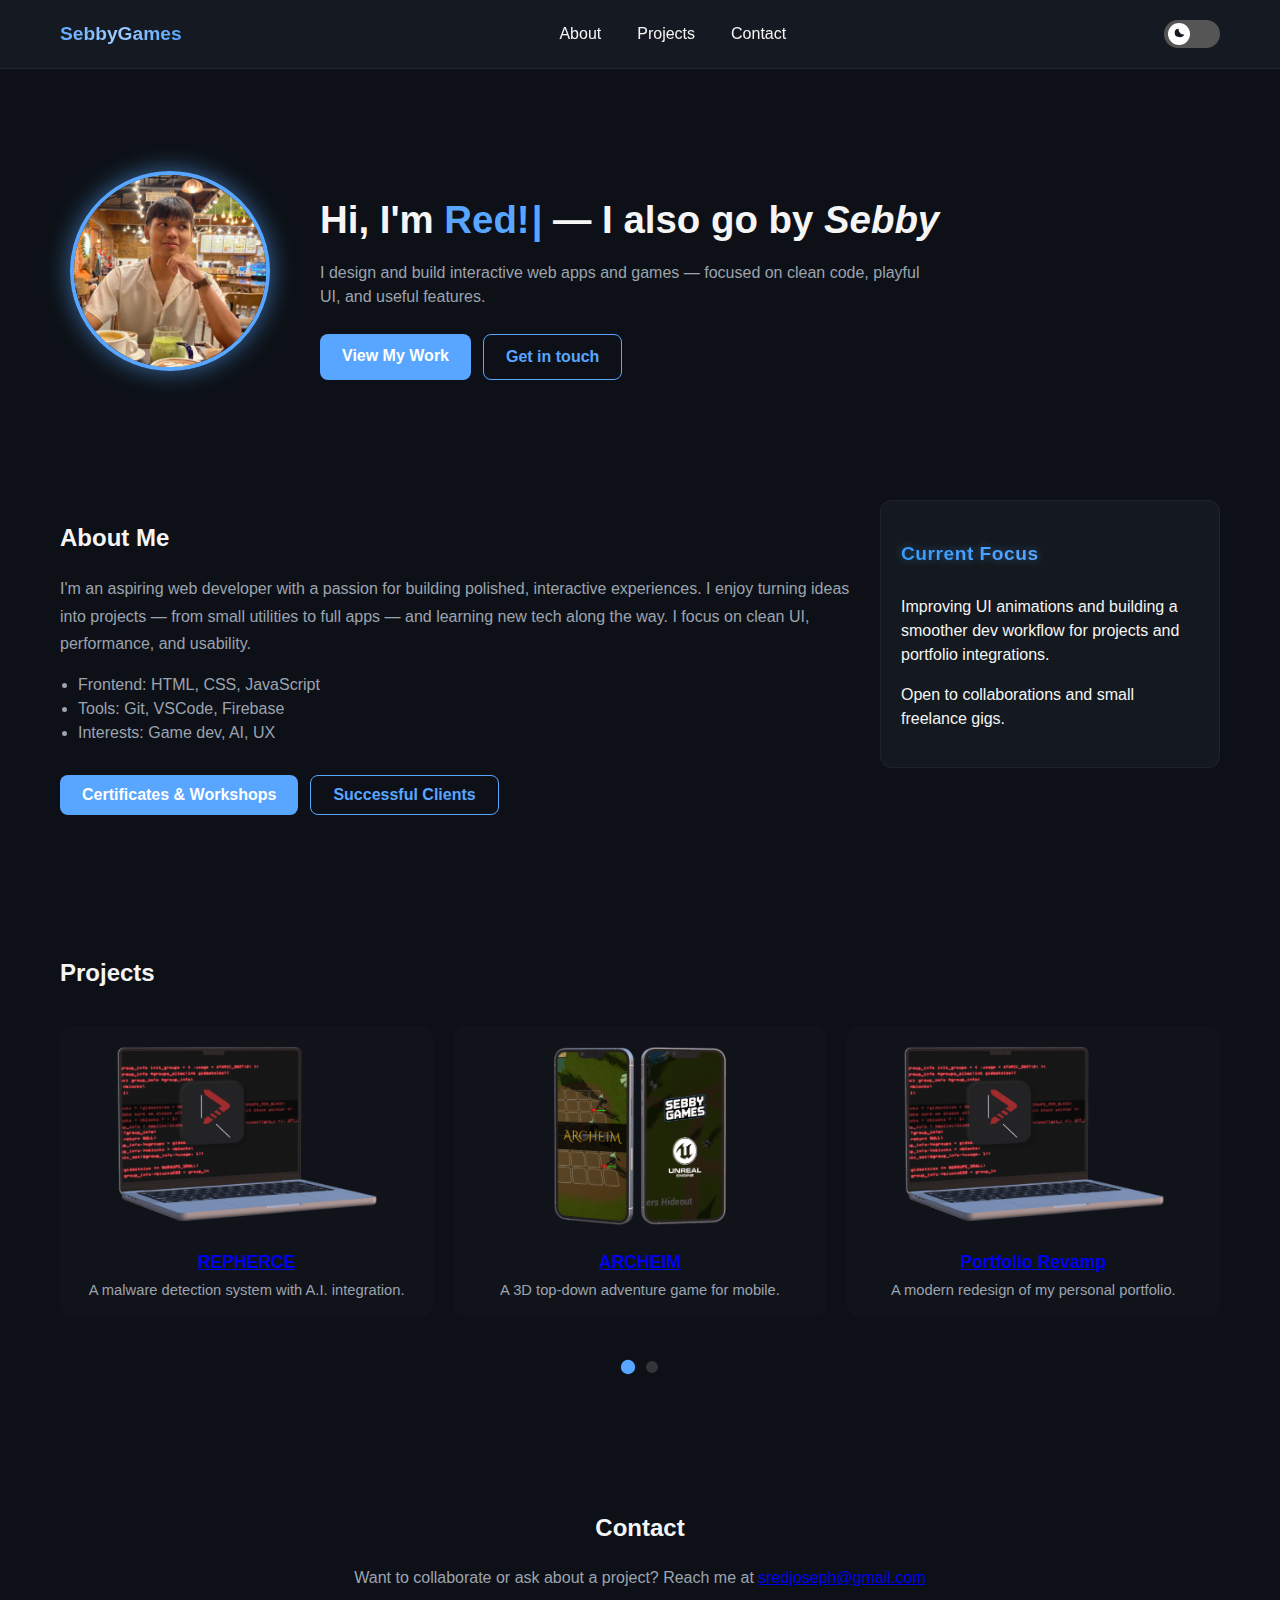
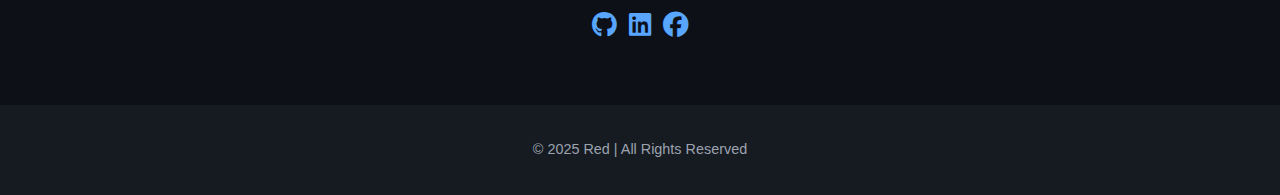
<file: index.html>
<!DOCTYPE html>
<html lang="en">
<head>
  <meta charset="utf-8" />
  <meta name="viewport" content="width=device-width,initial-scale=1" />
  <title>Sebastian, RJ - Portfolio</title>
  <link rel="stylesheet" href="main.css" />
  <link
    rel="stylesheet"
    href="https://cdnjs.cloudflare.com/ajax/libs/font-awesome/6.5.0/css/all.min.css"
  />
</head>
<body>
  <header>
    <nav class="navbar">
      <div class="logo shimmer-logo">SebbyGames</div>

      <div class="nav-actions">
        <div class="theme-switch">
          <input type="checkbox" id="themeToggle" />
          <label for="themeToggle" class="switch">
            <span>
              <!-- Moon Icon -->
              <svg class="moon-icon" viewBox="0 0 24 24">
                <path
                  d="M21 12.79A9 9 0 0111.21 3 7 7 0 0012 17a7 7 0 009-4.21z"
                />
              </svg>

              <!-- Sun Icon -->
              <svg class="sun-icon" viewBox="0 0 24 24">
                <circle cx="12" cy="12" r="5"/>
                <line x1="12" y1="1" x2="12" y2="3"/>
                <line x1="12" y1="21" x2="12" y2="23"/>
                <line x1="4.22" y1="4.22" x2="5.64" y2="5.64"/>
                <line x1="18.36" y1="18.36" x2="19.78" y2="19.78"/>
                <line x1="1" y1="12" x2="3" y2="12"/>
                <line x1="21" y1="12" x2="23" y2="12"/>
                <line x1="4.22" y1="19.78" x2="5.64" y2="18.36"/>
                <line x1="18.36" y1="5.64" x2="19.78" y2="4.22"/>
              </svg>
            </span>
          </label>
        </div>


        <div class="menu-toggle" id="menuToggle">☰</div>
      </div>

      <ul class="nav-links" id="navLinks">
        <li><a href="#about">About</a></li>
        <li><a href="#projects">Projects</a></li>
        <li><a href="#contact">Contact</a></li>
      </ul>
    </nav>
  </header>

  <main>
    <section class="hero">
      <div class="hero-inner">
        <div class="hero-left">
          <img src="src/profile-photo.jpg" alt="Profile Photo" class="profile-pic" />
        </div>

        <div class="hero-right">
          <h1 id="introText">
            Hi, I'm <span class="highlight" id="nameText">Red!</span>
            <span class="muted"> — I also go by <em class="alt-name shimmer">Sebby</em></span>
          </h1>

          <p class="lead">
            I design and build interactive web apps and games — focused on clean code,
            playful UI, and useful features.
          </p>

          <div class="hero-cta">
            <a href="#projects" class="btn">View My Work</a>
            <a href="#contact" class="btn btn-ghost">Get in touch</a>
          </div>
        </div>
      </div>
    </section>

    <section id="about" class="content-section about-section">
      <div class="about-inner">
        <div class="about-left">
          <h2>About Me</h2>
          <p class="about-text">
            I'm an aspiring web developer with a passion for building polished, interactive
            experiences. I enjoy turning ideas into projects — from small utilities to
            full apps — and learning new tech along the way. I focus on clean UI, performance,
            and usability.
          </p>
          <ul class="about-list">
            <li>Frontend: HTML, CSS, JavaScript</li>
            <li>Tools: Git, VSCode, Firebase</li>
            <li>Interests: Game dev, AI, UX</li>
          </ul>

          <!-- ===== About Buttons ===== -->
          <div class="about-buttons">
            <button class="btn" id="certificatesBtn">Certificates & Workshops</button>
            <button class="btn btn-ghost" id="clientsBtn">Successful Clients</button>
          </div>
        </div>

        <div class="about-right">
          <div class="card accent-card">
            <h3>Current Focus</h3>
            <p>Improving UI animations and building a smoother dev workflow for projects and portfolio integrations.</p>
            <p class="small">Open to collaborations and small freelance gigs.</p>
          </div>
        </div>
      </div>
    </section>

    <!-- ===== Modals ===== -->
    <!-- Certificates Modal -->
    <div id="certificatesModal" class="modal">
      <div class="modal-content">
        <span class="close-btn">&times;</span>
        <h2>Certificates & Workshops</h2>

        <div class="certificates-grid">
          <div class="certificate-card">
            <img src="src/cert1.jpg" alt="Certificate 1" />
            <h3>Cybersecurity Framework</h3>
            <p>Completed an intensive 20 hours training about Cybersecurity incidents and threats analysis.</p>
          </div>

          <div class="certificate-card">
            <img src="src/cert2.jpg" alt="Certificate 2" />
            <h3>Cybersecurity for Everyone</h3>
            <p>Participated in my college' Cybersecurity guidelines & practices seminar.</p>
          </div>

          <div class="certificate-card">
            <img src="src/cert3.jpg" alt="Certificate 3" />
            <h3>5G Mobile Networks</h3>
            <p>Participated in USAID online training on Advancing Open RAN in ASIA about 5G Networks.</p>
          </div>

          <div class="certificate-card">
            <img src="src/cert3.jpg" alt="Certificate 3" />
            <h3>5G Mobile Networks</h3>
            <p>Participated in USAID online training on Advancing Open RAN in ASIA about 5G Networks.</p>
          </div>

          <div class="certificate-card">
            <img src="src/cert3.jpg" alt="Certificate 3" />
            <h3>5G Mobile Networks</h3>
            <p>Participated in USAID online training on Advancing Open RAN in ASIA about 5G Networks.</p>
          </div>

          <div class="certificate-card">
            <img src="src/cert3.jpg" alt="Certificate 3" />
            <h3>5G Mobile Networks</h3>
            <p>Participated in USAID online training on Advancing Open RAN in ASIA about 5G Networks.</p>
          </div>
        </div>
      </div>
    </div>

    <div class="modal" id="clientsModal">
      <div class="modal-content">
        <span class="close-btn">&times;</span>
        <h3>Successful Clients</h3>
        <p>Coming soon — showcase your collaborations and client success stories here!</p>
      </div>
    </div>

    <section id="projects" class="content-section">
      <h2>Projects</h2>

      <div class="projects-carousel">
        <button class="carousel-btn prev" aria-label="Previous">&#10094;</button>

        <div class="projects-wrapper">
          <div class="projects-track">
            <div class="project-card">
              <img src="src/project1.png" alt="Project 1" class="project-image" />
              <h3><a href="#" class="project-link">REPHERCE</a></h3>
              <p>A malware detection system with A.I. integration.</p>
            </div>

            <div class="project-card">
              <img src="src/project2.png" alt="Project 2" class="project-image" />
              <h3><a href="#" class="project-link">ARCHEIM</a></h3>
              <p>A 3D top-down adventure game for mobile.</p>
            </div>

            <div class="project-card">
              <img src="src/project1.png" alt="Project 3" class="project-image" />
              <h3><a href="#" class="project-link">Portfolio Revamp</a></h3>
              <p>A modern redesign of my personal portfolio.</p>
            </div>

            <div class="project-card">
              <img src="src/project1.png" alt="Project 4" class="project-image" />
              <h3><a href="#" class="project-link">Task Tracker</a></h3>
              <p>A web app to organize tasks and track progress.</p>
            </div>

            <div class="project-card">
              <img src="src/project1.png" alt="Project 5" class="project-image" />
              <h3><a href="#" class="project-link">WeatherNow</a></h3>
              <p>A real-time weather forecasting dashboard.</p>
            </div>

            <div class="project-card">
              <img src="src/project1.png" alt="Project 6" class="project-image" />
              <h3><a href="#" class="project-link">Inventory System</a></h3>
              <p>A smart inventory management system for labs.</p>
            </div>
          </div>
        </div>

        <button class="carousel-btn next" aria-label="Next">&#10095;</button>
      </div>

      <div class="carousel-indicators" id="carouselIndicators" role="tablist" aria-label="Project pages"></div>
    </section>

    <section id="contact" class="content-section contact-section">
      <h2>Contact</h2>
      <p class="contact-text">
        Want to collaborate or ask about a project? Reach me at
        <a href="mailto:sredjoseph@gmail.com">sredjoseph@gmail.com</a>
      </p>
      <div class="socials">
        <a href="https://github.com/Reddjoseph" target="_blank" rel="noopener" aria-label="GitHub">
          <i class="fab fa-github"></i>
        </a>
        <a href="https://www.linkedin.com/in/sebastianred/" target="_blank" rel="noopener" aria-label="LinkedIn">
          <i class="fab fa-linkedin"></i>
        </a>
        <a href="https://www.facebook.com/RjSbstn/" target="_blank" rel="noopener" aria-label="Facebook">
          <i class="fab fa-facebook"></i>
        </a>
      </div>
    </section>
  </main>

  <footer>
    <p>© 2025 Red | All Rights Reserved</p>
  </footer>

  <script src="main.js"></script>
</body>
</html>
</file>
<file: main.css>
/* ========== Variables ========== */
:root {
  --bg-color: #0d1117;
  --text-color: #f5f5f5;
  --accent-color: #58a6ff;
  --card-bg: #161b22;
  --muted-color: #9ca3af;
  --max-width: 1200px;
}

body.light-mode {
  --bg-color: #f5f5f5;
  --text-color: #0d1117;
  --accent-color: #1f6feb;
  --card-bg: #ffffff;
  --muted-color: #4b5563;
  --navbar-bg: #e9ecef;
}

/* ========== Base ========== */
* { box-sizing: border-box; }

body {
  margin: 0;
  font-family: "Poppins", sans-serif;
  color: var(--text-color);
  background: var(--bg-color);
  transition: background 0.4s ease, color 0.4s ease;
  line-height: 1.5;
  scroll-behavior: smooth;
}

/* ========== Buttons (Hero CTA) ========== */
.btn {
  padding: 10px 22px;
  background: var(--accent-color);
  color: #fff;
  border: none;
  border-radius: 8px;
  font-weight: 600;
  text-decoration: none;
  font-size: 1rem;
  transition: background 0.3s ease, transform 0.25s ease, box-shadow 0.25s ease;
  display: inline-block;
}

.btn:hover {
  background: color-mix(in srgb, var(--accent-color) 80%, #1f6feb);
  transform: translateY(-2px);
  box-shadow: 0 6px 16px color-mix(in srgb, var(--accent-color) 45%, transparent);
}

.btn-ghost {
  background: transparent;
  border: 1.8px solid var(--accent-color);
  color: var(--accent-color);
  font-weight: 600;
}

.btn-ghost:hover {
  background: var(--accent-color);
  color: #fff;
  box-shadow: 0 6px 16px color-mix(in srgb, var(--accent-color) 45%, transparent);
}

@media (max-width: 768px) {
  .hero-cta {
    justify-content: center;
  }
  .btn {
    width: 100%;
    text-align: center;
  }
}

/* ========== Navbar ========== */
header {
  position: sticky;
  top: 0;
  z-index: 1000;
  background: color-mix(in srgb, var(--card-bg) 90%, transparent);
  backdrop-filter: blur(10px);
  border-bottom: 1px solid rgba(255,255,255,0.06);
}

body.light-mode header {
  background: var(--navbar-bg);
  border-bottom: 1px solid rgba(0,0,0,0.06);
}

.navbar {
  max-width: var(--max-width);
  margin: 0 auto;
  display: flex;
  align-items: center;
  gap: 16px;
  padding: 12px 20px;
  position: relative;
  justify-content: space-between;
}

.logo {
  order: 1;
  font-weight: 700;
  font-size: 1.2rem;
}

.nav-links {
  order: 2;
  display: flex;
  gap: 20px;
  flex: 1 1 auto;
  justify-content: center;
  align-items: center;
  margin: 0;
  padding: 0;
  list-style: none;
  transition: all 0.25s ease;
}

.nav-links li { list-style: none; }

.nav-links li a {
  text-decoration: none;
  color: var(--text-color);
  transition: color 0.25s ease, background 0.25s ease;
  padding: 6px 8px;
  display: inline-block;
  border-radius: 6px;
}

.nav-links li a:hover {
  color: var(--accent-color);
  background: color-mix(in srgb, var(--accent-color) 10%, transparent);
}

.nav-actions {
  order: 3;
  display: flex;
  align-items: center;
  gap: 12px;
  margin-left: 0;
}

.theme-switch {
  display: flex;
  align-items: center;
  justify-content: center;
  height: 44px;
}

/* ========== Theme Toggle Switch (SVG Sun/Moon Icons - Navbar Color Match) ========== */
.theme-switch {
  display: flex;
  align-items: center;
  justify-content: center;
  height: 44px;
}

.switch {
  position: relative;
  display: inline-block;
  width: 56px;
  height: 28px;
  background: #555;
  border-radius: 34px;
  cursor: pointer;
  transition: background 0.3s ease;
  overflow: hidden;
}

.switch span {
  position: absolute;
  top: 50%;
  left: 4px;
  transform: translateY(-50%);
  width: 22px;
  height: 22px;
  background: #fff;
  border-radius: 50%;
  transition: transform 0.35s ease, background 0.3s ease;
  display: flex;
  align-items: center;
  justify-content: center;
}

/* ====== SVG ICONS ====== */
.switch svg {
  width: 14px;
  height: 14px;
  transition: opacity 0.3s ease, transform 0.4s ease;
  position: absolute;
}

/* Moon icon (Default theme) */
.switch .moon-icon {
  opacity: 1;
  fill: var(--navbar-bg, #161b22); 
}

/* Sun icon */
.switch .sun-icon {
  opacity: 0;
  fill: #ffcc33;
  transform: scale(0.7);
}

/* Light mode overrides */
body.light-mode .switch .moon-icon {
  fill: var(--navbar-bg, #e9ecef);
}

/* show sun, hide moon */
#themeToggle:checked + .switch {
  background: var(--accent-color);
}

#themeToggle:checked + .switch span {
  transform: translate(28px, -50%);
}

#themeToggle:checked + .switch .moon-icon {
  opacity: 0;
  transform: scale(0.7);
}

#themeToggle:checked + .switch .sun-icon {
  opacity: 1;
  transform: scale(1);
}

#themeToggle {
  display: none;
}

/* end theme switch */

/* fallback initial switch visuals (keeps behavior identical) */
#themeToggle:not(:checked) + .switch::before {
  opacity: 1;
  transform: translateY(-50%) rotate(0) scale(1);
}
#themeToggle:not(:checked) + .switch::after {
  opacity: 0;
  transform: translateY(-50%) rotate(0) scale(0.9);
}

.menu-toggle {
  display: none;
  cursor: pointer;
  font-size: 20px;
  line-height: 1;
  width: 34px;
  height: 34px;
  display: inline-flex;
  align-items: center;
  justify-content: center;
  border-radius: 6px;
  transition: transform 0.28s ease, opacity 0.28s ease;
  background: transparent;
  color: var(--text-color);
}

.menu-toggle.open { transform: rotate(90deg); }

@media (max-width: 768px) {
  .navbar {
    justify-content: space-between;
  }

  .nav-links {
    position: absolute;
    top: 60px;
    right: 16px;
    width: 220px;
    flex-direction: column;
    gap: 8px;
    background: color-mix(in srgb, var(--card-bg) 92%, transparent);
    backdrop-filter: blur(8px);
    border-radius: 10px;
    padding: 12px 8px;
    box-shadow: 0 6px 20px rgba(0,0,0,0.35);
    opacity: 0;
    transform: translateY(-6px) scale(0.98);
    pointer-events: none;
    transition: opacity 0.22s ease, transform 0.22s ease;
    justify-content: flex-start;
    align-items: stretch;
  }

  .nav-links.active {
    opacity: 1;
    transform: translateY(0) scale(1);
    pointer-events: all;
  }

  .nav-links li a {
    padding: 10px 12px;
    display: block;
  }

  .nav-actions {
    order: 3;
    margin-left: auto;
    display: flex;
    align-items: center;
    gap: 10px;
  }

  .theme-switch {
    order: 1;
  }

  .menu-toggle {
    order: 2;
    display: flex;
  }

  .theme-switch { margin-right: 4px; }
}

@media (min-width: 769px) {
  .menu-toggle { display: none !important; }
}

/* ========== Logo Glow ========== */
.shimmer-logo {
  background: linear-gradient(120deg, var(--accent-color) 0%, #9ecbff 25%, var(--accent-color) 50%, #9ecbff 75%, var(--accent-color) 100%);
  background-clip: text;
  -webkit-background-clip: text;
  -webkit-text-fill-color: transparent;
  background-size: 200% auto;
  animation: shimmerLogoFlow 4s linear infinite;
}
@keyframes shimmerLogoFlow { 0% { background-position: 0% center; } 100% { background-position: 200% center; } }

/* ========== Hero ========== */
.hero {
  padding: 100px 20px 60px;
  max-width: var(--max-width);
  margin: 0 auto;
  display: flex;
  flex-wrap: wrap;
  align-items: center;
  gap: 40px;
  text-align: left;
}
.hero-inner { display: flex; flex-wrap: wrap; align-items: center; gap: 40px; justify-content: center; }
.hero-left { flex: 0 0 220px; text-align: center; }
.profile-pic {
  width: 200px; height: 200px; border-radius: 50%;
  object-fit: cover;
  border: 4px solid var(--accent-color);
  box-shadow: 0 0 25px color-mix(in srgb, var(--accent-color) 60%, transparent);
  animation: float 3s ease-in-out infinite;
  transition: transform 0.3s ease, box-shadow 0.3s ease;
}
@keyframes float { 0%,100%{transform:translateY(0)}50%{transform:translateY(-8px)} }
.profile-pic:hover { transform: scale(1.05); box-shadow: 0 0 35px color-mix(in srgb, var(--accent-color) 80%, transparent); }
.hero-right { flex: 1; min-width: 260px; }
.hero h1 { font-size: 2.4rem; margin-bottom: 15px; line-height: 1.3; }
.hero p { color: var(--muted-color); max-width: 600px; }
.hero-cta { margin-top: 25px; display:flex; gap:12px; flex-wrap:wrap; }

/* ========== About ========== */
.about-section { max-width: var(--max-width); margin:0 auto; padding:60px 20px; }
.about-inner { display:grid; grid-template-columns:1fr 340px; gap:30px; align-items:start; }
.about-text { color:var(--muted-color); line-height:1.7; font-size:1rem; }
.about-list { margin-top:15px; padding-left:18px; list-style:disc; color:var(--muted-color); }
.accent-card {
  background: color-mix(in srgb, var(--card-bg) 80%, transparent);
  border: 1px solid rgba(255,255,255,0.05);
  padding: 20px;
  border-radius: 12px;
  transition: background 0.4s ease;
}
body.light-mode .accent-card {
  background: var(--navbar-bg);
  border-color: rgba(0,0,0,0.06);
}
.accent-card h3 { color:var(--accent-color); margin-bottom:10px; }

/* ========== Projects ========== */
#projects { text-align:left; padding:60px 20px 50px; max-width:var(--max-width); margin:0 auto; }
#projects h2 { margin-bottom:10px; text-align:left; }
.projects-carousel { position:relative; display:flex; flex-direction:column; align-items:center; padding:25px 0; }
.projects-wrapper { width:100%; overflow:hidden; scroll-behavior:smooth; -webkit-overflow-scrolling:touch; }
.projects-track { display:flex; gap:20px; transition:transform 0.35s ease; align-items:stretch; }
.project-card {
  position:relative;
  flex:0 0 calc((100% - 40px)/3);
  border-radius:12px;
  text-align:center;
  padding:20px 16px 16px;
  box-sizing:border-box;
  cursor:grab;
  overflow:hidden;
  transition:box-shadow .4s ease, border .4s ease;
}
.project-card::before {
  content:""; position:absolute; inset:0;
  background: color-mix(in srgb, var(--card-bg) 85%, black 15%);
  opacity:0.6; transition:opacity .3s ease, box-shadow .3s ease, border .3s ease;
  z-index:0; border:1px solid transparent; border-radius:12px;
}
.project-card:hover::before, .project-card:focus-within::before {
  opacity:1; border-color: color-mix(in srgb, var(--accent-color) 60%, transparent);
  box-shadow: 0 0 15px color-mix(in srgb, var(--accent-color) 60%, transparent);
}
.project-card > * { position:relative; z-index:1; }
.project-image { width:100%; height:180px; object-fit:contain; border-radius:8px; margin-bottom:10px; }
.project-card h3 { font-size:1.1rem; margin:6px 0 4px; }
.project-card p { color:var(--muted-color); font-size:.92rem; margin:0; }
.carousel-btn {
  position:absolute; top:50%; transform:translateY(-50%);
  background:var(--accent-color); color:white; border:none; border-radius:50%;
  width:44px; height:44px; font-size:1.2rem; cursor:pointer; z-index:10;
  opacity:0; pointer-events:none; transition:opacity .2s ease, transform .2s ease;
}
.projects-carousel:hover .carousel-btn { opacity:1; pointer-events:all; }
.carousel-btn.prev{ left:10px } .carousel-btn.next{ right:10px }
.carousel-indicators { text-align:center; margin-top:14px; }
.carousel-indicators span { display:inline-block; width:12px; height:12px; border-radius:50%; background:rgba(255,255,255,0.15); margin:0 6px; cursor:pointer; transition:transform .18s ease, background .18s ease; }
.carousel-indicators .active { background:var(--accent-color); transform:scale(1.2); }

@media (max-width: 1024px) {
  .project-card { flex: 0 0 calc((100% - 20px)/2); }
}

@media (max-width: 768px) {
  .projects-track { gap:16px; }
  .project-card { flex: 0 0 100%; margin: 0; }
  .carousel-btn { opacity:1; pointer-events:all; }
  .projects-wrapper { padding: 0 12px; }
}

/* ========== Carousel Indicators (Light Mode Fix) ========== */
.carousel-indicators span {
  display: inline-block;
  width: 12px;
  height: 12px;
  border-radius: 50%;
  background: rgba(255, 255, 255, 0.15);
  margin: 0 6px;
  cursor: pointer;
  transition: transform 0.18s ease, background 0.18s ease;
}

.carousel-indicators .active {
  background: var(--accent-color);
  transform: scale(1.2);
}

/* Light mode adjustment for better visibility */
body.light-mode .carousel-indicators span {
  background: rgba(0, 0, 0, 0.15);
}

body.light-mode .carousel-indicators .active {
  background: var(--accent-color);
}

/* ========== Contact ========== */
.contact-section { 
  text-align:center; 
  padding:60px 20px; 
  max-width:var(--max-width); 
  margin:0 auto; }

.contact-text { 
  color:var(--muted-color); 
}

.socials 
{ 
  margin-top:10px; 
  display:flex; 
  justify-content:center; 
  gap:12px; 
}

.socials a 
{
  color: var(--accent-color);
  font-size: 1.6rem;
  transition: transform 0.25s ease, color 0.25s ease;
}

.socials a:hover 
{
  color: #1f6feb;
  transform: translateY(-2px) scale(1.1);
}

/* ========== Footer ========== */
footer { text-align:center; padding:20px; background:var(--card-bg); color:var(--muted-color); font-size:.9rem; }

@media (max-width: 1024px) {
  .about-inner { grid-template-columns: 1fr 1fr; }
  .project-card { flex: 0 0 45%; }
}

@media (max-width: 768px) {
  .hero { flex-direction: column; text-align:center; padding:60px 20px; }
  .hero h1 { font-size:1.9rem; }
  .about-inner { grid-template-columns: 1fr; }
  .projects-carousel { max-width:95%; }
  .project-card { flex:0 0 100%; padding:18px; }
  .project-card .project-image { height:220px; }
}

/* ========== Name Highlight (Stable Typewriter + Cursor) ========== */
.highlight {
  color: var(--accent-color);
  font-weight: 700;
  display: inline-flex;
  align-items: baseline;     
  position: relative;
  min-width: 3.5ch;          
  white-space: nowrap;
}

.highlight::after {
  content: "|";
  margin-left: 2px;
  color: var(--accent-color);
  font-size: 1em;
  line-height: 1;         
  animation: blinkCursor 0.9s steps(1) infinite;
  display: inline-block;
  vertical-align: baseline;  
}

@keyframes blinkCursor {
  50% { opacity: 0; }
}

/* ========== Flowing Glow Title (Smooth Version) ========== */
.accent-card h3 {
  font-weight: 700;
  font-size: 1.2rem;
  margin-bottom: 10px;
  letter-spacing: 0.5px;
  background: linear-gradient(
    120deg,
    #2e9bff 0%,
    var(--accent-color) 25%,
    #9ecbff 50%,
    var(--accent-color) 75%,
    #2e9bff 100%
  );
  background-clip: text;
  -webkit-background-clip: text;
  -webkit-text-fill-color: transparent;
  background-size: 400% auto;
  animation: flowFocus 5s ease-in-out infinite;
  text-shadow: 0 0 8px color-mix(in srgb, var(--accent-color) 40%, transparent);
  display: inline-block;
}

/* seamless shimmer loop */
@keyframes flowFocus {
  0% {
    background-position: 0% 50%;
    text-shadow: 0 0 8px color-mix(in srgb, var(--accent-color) 30%, transparent);
  }
  50% {
    background-position: 200% 50%;
    text-shadow: 0 0 14px color-mix(in srgb, var(--accent-color) 60%, transparent);
  }
  100% {
    background-position: 400% 50%;
    text-shadow: 0 0 8px color-mix(in srgb, var(--accent-color) 30%, transparent);
  }
}

/* ========== About Buttons & Modals ========== */
.about-buttons {
  margin-top: 30px;
  display: flex;
  gap: 12px;
  flex-wrap: wrap;
}

.modal { /* hidden by default */
  display: none; 
  position: fixed;
  top: 0;
  left: 0;
  width: 100%;
  height: 100%;
  background: rgba(0,0,0,0.6);
  backdrop-filter: blur(5px);
  justify-content: center;
  align-items: center;
  z-index: 2000;
}

.modal.active {
  display: flex;
  animation: fadeIn 0.3s ease;
}

.modal-content {
  background: var(--card-bg);
  color: var(--text-color);
  border-radius: 12px;
  padding: 25px 30px;
  width: 90%;
  max-width: 500px;
  box-shadow: 0 0 25px rgba(0,0,0,0.4);
  position: relative;
  text-align: center;
  animation: slideUp 0.3s ease;
}

.modal-content h3 {
  margin-top: 0;
  color: var(--accent-color);
}

.close-btn {
  position: absolute;
  top: 12px;
  right: 18px;
  font-size: 1.4rem;
  color: var(--muted-color);
  cursor: pointer;
  transition: color 0.25s ease;
}

.close-btn:hover {
  color: var(--accent-color);
}

@keyframes fadeIn {
  from { opacity: 0; }
  to { opacity: 1; }
}

@keyframes slideUp {
  from { transform: translateY(25px); opacity: 0; }
  to { transform: translateY(0); opacity: 1; }
}

/* ===== Certificates Modal Layout ===== */
.certificates-grid {
  display: grid;
  grid-template-columns: repeat(auto-fit, minmax(260px, 1fr));
  gap: 20px;
  margin-top: 20px;
}

.certificate-card {
  background: color-mix(in srgb, var(--card-bg) 90%, transparent);
  border: 1px solid rgba(255,255,255,0.1);
  border-radius: 12px;
  padding: 16px;
  text-align: center;
  transition: transform 0.25s ease, box-shadow 0.25s ease;
}

body.light-mode .certificate-card {
  background: var(--navbar-bg);
  border-color: rgba(0,0,0,0.08);
}

.certificate-card:hover {
  transform: translateY(-4px);
  box-shadow: 0 8px 20px color-mix(in srgb, var(--accent-color) 25%, transparent);
}

.certificate-card img {
  width: 100%;
  height: 160px;
  object-fit: cover;
  border-radius: 8px;
  margin-bottom: 10px;
}

.certificate-card h3 {
  font-size: 1.05rem;
  margin: 6px 0;
  color: var(--accent-color);
}

.certificate-card p {
  font-size: 0.9rem;
  color: var(--muted-color);
}

.category-dropdown {
  width: 100%;
  max-width: 260px;
  margin-bottom: 20px;
  padding: 10px 12px;
  border-radius: 8px;
  border: 1px solid var(--accent-color);
  background: var(--card-bg);
  color: var(--text-color);
  font-size: 1rem;
  cursor: pointer;
  transition: border 0.25s ease, background 0.25s ease;
}

.category-dropdown:hover {
  border-color: color-mix(in srgb, var(--accent-color) 80%, transparent);
}

body.light-mode .category-dropdown {
  background: var(--navbar-bg);
  color: var(--text-color);
}

/* ==============================
   Certificate Filter Animations
   ============================== */
.certificates-grid {
  display: grid;
  gap: 1.2rem;
  grid-template-columns: repeat(auto-fit, minmax(250px, 1fr));
  position: relative;
}

.certificate-card {
  opacity: 1;
  transform: translateY(0);
  transition: opacity 0.4s ease, transform 0.4s ease;
  position: static;
}


/* ===== Modal Base ===== */
.modal {
  position: fixed;
  inset: 0;
  background: rgba(0,0,0,0.6);
  display: none;
  justify-content: center;
  align-items: center;
  padding: 20px;
  z-index: 2000;
}

.modal.active {
  display: flex;
}

.modal-content {
  background: var(--card-bg);
  color: var(--text-color);
  padding: 25px;
  border-radius: 12px;
  width: 90%;
  max-width: 900px;
  max-height: 85vh;
  overflow-y: auto;
  position: relative;
  box-shadow: 0 0 25px rgba(0,0,0,0.4);
}

body.light-mode .modal-content {
  background: var(--navbar-bg);
}

.close-btn {
  position: absolute;
  top: 10px;
  right: 14px;
  font-size: 1.5rem;
  cursor: pointer;
  color: var(--text-color);
  transition: color 0.25s ease;
}

.close-btn:hover {
  color: var(--accent-color);
}

/* ===== Responsive adjustments ===== */
@media (max-width: 768px) {
  .modal-content {
    padding: 18px;
  }

  .certificate-card img {
    height: 140px;
  }
}

/* ===== Certificates Modal Scrollbar Styling ===== */
.modal-content::-webkit-scrollbar {
  width: 10px;
}

.modal-content::-webkit-scrollbar-track {
  background: color-mix(in srgb, var(--card-bg) 80%, transparent);
  border-radius: 8px;
}

.modal-content::-webkit-scrollbar-thumb {
  background: var(--accent-color);
  border-radius: 8px;
  box-shadow: 0 0 8px color-mix(in srgb, var(--accent-color) 50%, transparent);
}

.modal-content::-webkit-scrollbar-thumb:hover {
  background: color-mix(in srgb, var(--accent-color) 85%, #1f6feb);
}

/* Firefox support */
.modal-content {
  scrollbar-width: thin;
  scrollbar-color: var(--accent-color) color-mix(in srgb, var(--card-bg) 80%, transparent);
}

/* ========== Ambient Background Effects ========== */
#ambient-bg {
  position: fixed;
  top: 0;
  left: 0;
  width: 100%;
  height: 100%;
  z-index: -1;
  overflow: hidden;
  pointer-events: none;
}
</file>
